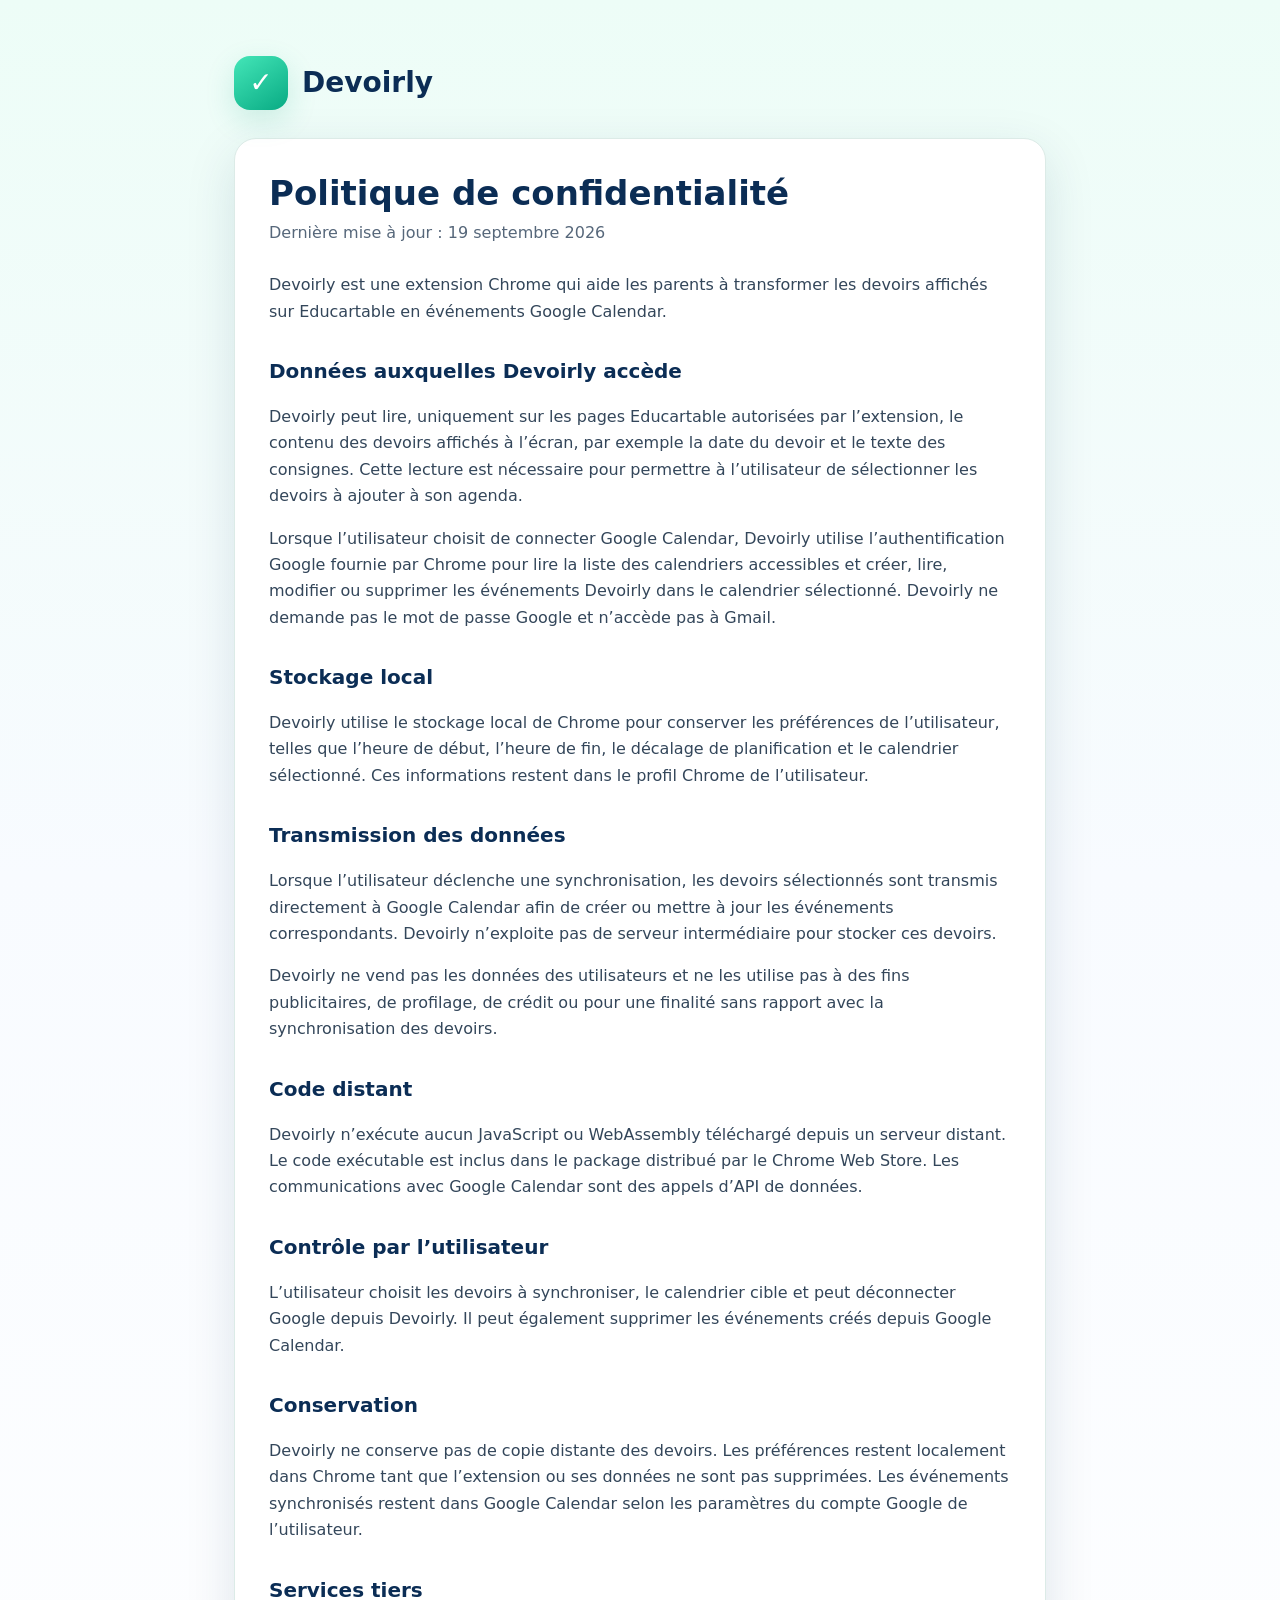
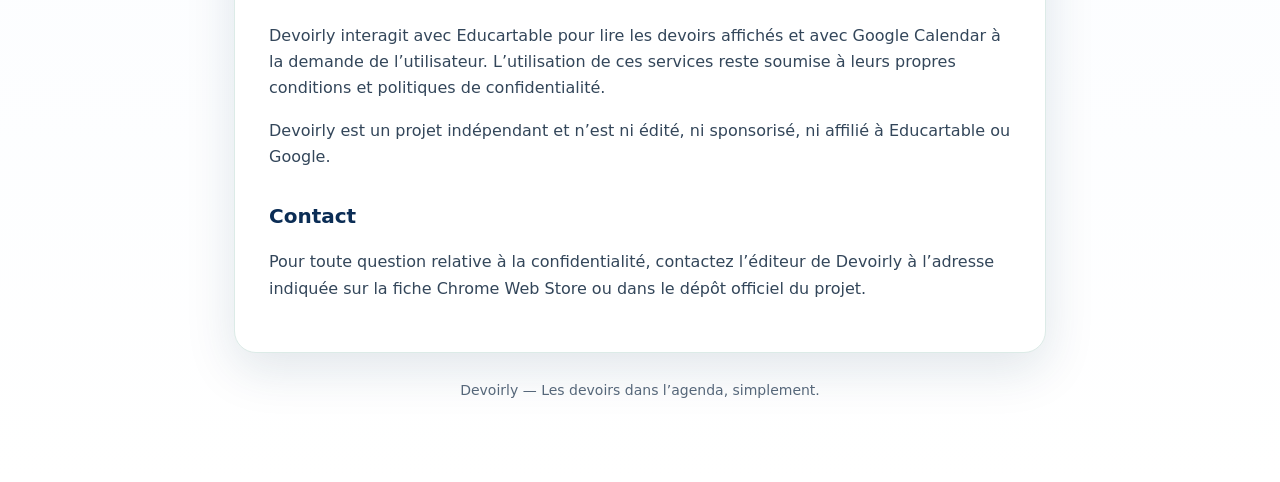
<file: docs/index.html>
<!doctype html>
<html lang="fr">
<head>
  <meta charset="utf-8">
  <meta name="viewport" content="width=device-width,initial-scale=1">
  <meta name="description" content="Politique de confidentialité de l’extension Chrome Devoirly.">
  <title>Devoirly — Politique de confidentialité</title>
  <style>
    :root{color-scheme:light;--ink:#0b2d55;--muted:#56677a;--green:#16c79a;--bg:#f6fbfa;--card:#fff;--line:#dcebe7}
    *{box-sizing:border-box} body{margin:0;background:linear-gradient(180deg,#edfdf7 0,#f8fbff 42%,#fff 100%);font:16px/1.65 system-ui,-apple-system,BlinkMacSystemFont,"Segoe UI",sans-serif;color:#213247}
    main{max-width:860px;margin:0 auto;padding:56px 24px 80px}.brand{display:flex;align-items:center;gap:14px;margin-bottom:28px}.mark{width:54px;height:54px;border-radius:16px;background:linear-gradient(145deg,#44e6b8,#08aa83);display:grid;place-items:center;color:#fff;font-weight:800;font-size:28px;box-shadow:0 10px 30px #0a9b7b2a}.brand strong{font-size:28px;color:var(--ink)}
    article{background:var(--card);border:1px solid var(--line);border-radius:22px;padding:34px;box-shadow:0 16px 50px #133a5520}h1{font-size:34px;line-height:1.2;color:var(--ink);margin:0 0 6px}h2{font-size:20px;color:var(--ink);margin:30px 0 8px}p,li{color:#33465a}.updated{color:var(--muted);margin:0 0 26px}a{color:#087a64}footer{color:var(--muted);font-size:14px;margin-top:26px;text-align:center}
    @media(max-width:600px){main{padding:28px 14px 50px}article{padding:22px}h1{font-size:28px}}
  </style>
</head>
<body>
<main>
  <div class="brand"><div class="mark">✓</div><strong>Devoirly</strong></div>
  <article>
    <h1>Politique de confidentialité</h1>
    <p class="updated">Dernière mise à jour : 19 septembre 2026</p>
    <p>Devoirly est une extension Chrome qui aide les parents à transformer les devoirs affichés sur Educartable en événements Google Calendar.</p>

    <h2>Données auxquelles Devoirly accède</h2>
    <p>Devoirly peut lire, uniquement sur les pages Educartable autorisées par l’extension, le contenu des devoirs affichés à l’écran, par exemple la date du devoir et le texte des consignes. Cette lecture est nécessaire pour permettre à l’utilisateur de sélectionner les devoirs à ajouter à son agenda.</p>
    <p>Lorsque l’utilisateur choisit de connecter Google Calendar, Devoirly utilise l’authentification Google fournie par Chrome pour lire la liste des calendriers accessibles et créer, lire, modifier ou supprimer les événements Devoirly dans le calendrier sélectionné. Devoirly ne demande pas le mot de passe Google et n’accède pas à Gmail.</p>

    <h2>Stockage local</h2>
    <p>Devoirly utilise le stockage local de Chrome pour conserver les préférences de l’utilisateur, telles que l’heure de début, l’heure de fin, le décalage de planification et le calendrier sélectionné. Ces informations restent dans le profil Chrome de l’utilisateur.</p>

    <h2>Transmission des données</h2>
    <p>Lorsque l’utilisateur déclenche une synchronisation, les devoirs sélectionnés sont transmis directement à Google Calendar afin de créer ou mettre à jour les événements correspondants. Devoirly n’exploite pas de serveur intermédiaire pour stocker ces devoirs.</p>
    <p>Devoirly ne vend pas les données des utilisateurs et ne les utilise pas à des fins publicitaires, de profilage, de crédit ou pour une finalité sans rapport avec la synchronisation des devoirs.</p>

    <h2>Code distant</h2>
    <p>Devoirly n’exécute aucun JavaScript ou WebAssembly téléchargé depuis un serveur distant. Le code exécutable est inclus dans le package distribué par le Chrome Web Store. Les communications avec Google Calendar sont des appels d’API de données.</p>

    <h2>Contrôle par l’utilisateur</h2>
    <p>L’utilisateur choisit les devoirs à synchroniser, le calendrier cible et peut déconnecter Google depuis Devoirly. Il peut également supprimer les événements créés depuis Google Calendar.</p>

    <h2>Conservation</h2>
    <p>Devoirly ne conserve pas de copie distante des devoirs. Les préférences restent localement dans Chrome tant que l’extension ou ses données ne sont pas supprimées. Les événements synchronisés restent dans Google Calendar selon les paramètres du compte Google de l’utilisateur.</p>

    <h2>Services tiers</h2>
    <p>Devoirly interagit avec Educartable pour lire les devoirs affichés et avec Google Calendar à la demande de l’utilisateur. L’utilisation de ces services reste soumise à leurs propres conditions et politiques de confidentialité.</p>
    <p>Devoirly est un projet indépendant et n’est ni édité, ni sponsorisé, ni affilié à Educartable ou Google.</p>

    <h2>Contact</h2>
    <p>Pour toute question relative à la confidentialité, contactez l’éditeur de Devoirly à l’adresse indiquée sur la fiche Chrome Web Store ou dans le dépôt officiel du projet.</p>
  </article>
  <footer>Devoirly — Les devoirs dans l’agenda, simplement.</footer>
</main>
</body>
</html>
</file>
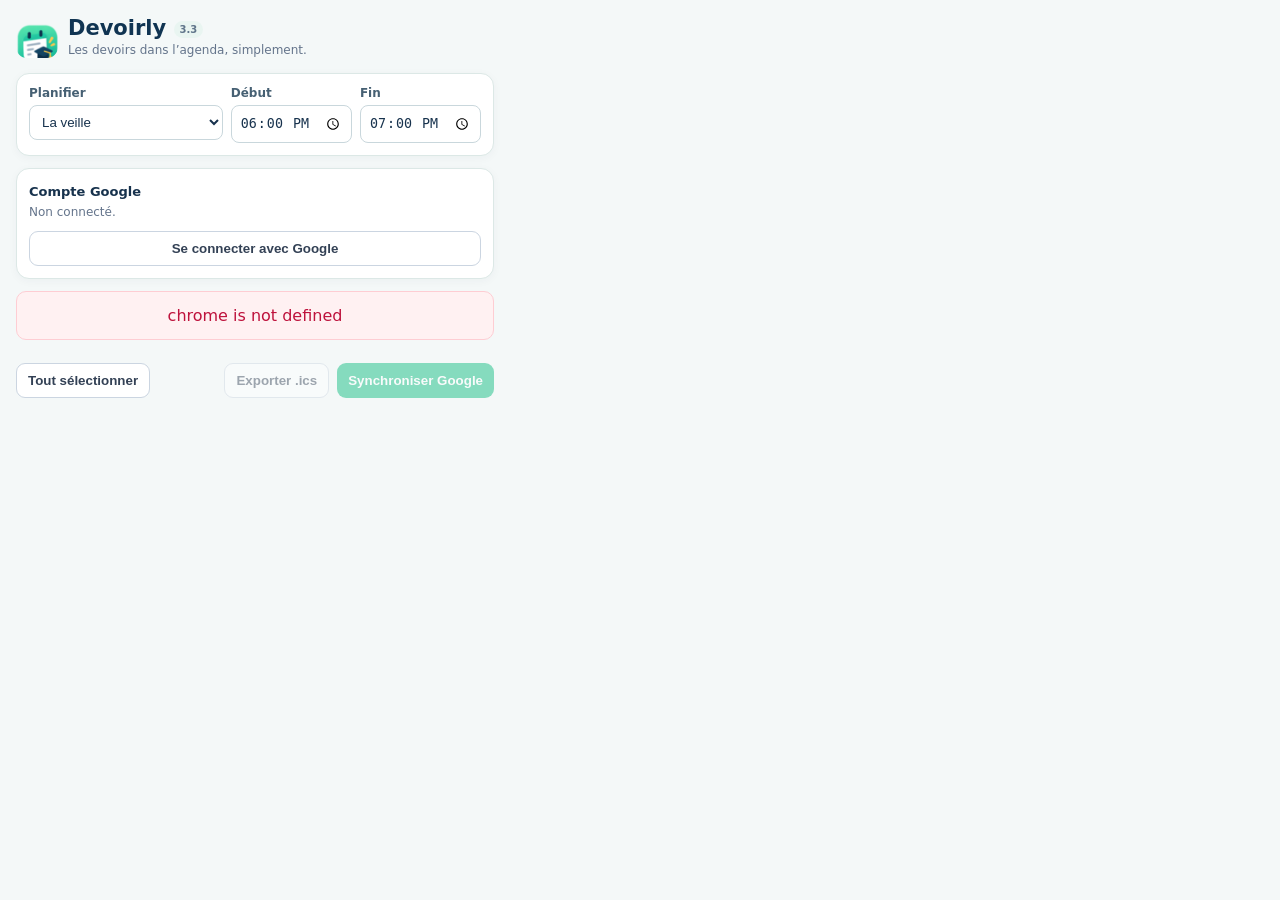
<file: popup.html>
<!doctype html>
<html lang="fr">
<head>
  <meta charset="utf-8">
  <meta name="viewport" content="width=device-width,initial-scale=1">
  <title>Devoirly</title>
  <link rel="stylesheet" href="popup.css">
</head>
<body>
<main>
  <header class="brand">
    <img src="icons/icon48.png" width="42" height="42" alt="">
    <div><h1>Devoirly <small>3.3</small></h1><p>Les devoirs dans l’agenda, simplement.</p></div>
  </header>

  <section class="settings-panel">
    <div class="settings-grid">
      <label><span>Planifier</span><select id="dayOffset"><option value="-1">La veille</option><option value="0">Le jour du devoir</option><option value="-2">2 jours avant</option></select></label>
      <label><span>Début</span><input id="startTime" type="time" value="18:00"></label>
      <label><span>Fin</span><input id="endTime" type="time" value="19:00"></label>
    </div>
  </section>

  <section class="share-box">
    <div class="account-head">
      <div><strong>Compte Google</strong><p id="googleStatus">Non connecté.</p></div>
      <button id="disconnectGoogle" class="link-button hidden" type="button">Déconnexion</button>
    </div>
    <button id="connectGoogle" class="google-button" type="button">Se connecter avec Google</button>
    <div id="calendarArea" class="hidden">
      <label class="calendar-label"><span>Calendrier familial</span><select id="calendarSelect" disabled><option>Chargement…</option></select></label>
      <p class="hint">Choisis un calendrier Google partagé : les événements y seront visibles par les personnes avec lesquelles ce calendrier est partagé.</p>
    </div>
  </section>

  <div id="syncInfo" class="sync-info hidden"></div>
  <div id="status" class="status">Lecture des devoirs…</div>
  <section id="list" class="list" aria-live="polite"></section>

  <footer>
    <button id="selectAll" class="secondary" type="button">Tout sélectionner</button>
    <div class="actions">
      <button id="exportIcs" class="secondary" type="button" disabled>Exporter .ics</button>
      <button id="syncGoogle" class="primary" type="button" disabled>Synchroniser Google</button>
    </div>
  </footer>
</main>
<script src="popup.js"></script>
</body>
</html>
</file>
<file: popup.css>
:root { font-family: Inter, system-ui, -apple-system, BlinkMacSystemFont, "Segoe UI", sans-serif; color:#17324d; background:#f4f8f8; }
* { box-sizing:border-box; }
body { margin:0; width:510px; min-height:560px; }
main { padding:16px; }
.brand { display:flex; align-items:center; gap:10px; margin-bottom:14px; }
.brand img { border-radius:11px; }
header h1 { margin:0 0 2px; font-size:21px; color:#103452; }
header h1 small { font-size:10px; vertical-align:middle; color:#60758a; background:#e9f5f1; padding:3px 6px; border-radius:999px; }
header p { margin:0; color:#64748b; line-height:1.4; font-size:12px; }
.settings-panel,.share-box { background:white; border:1px solid #dce8e6; border-radius:13px; padding:12px; margin-bottom:12px; box-shadow:0 2px 10px rgba(20,60,70,.04); }
.settings-grid { display:grid; grid-template-columns:1.6fr 1fr 1fr; gap:8px; }
label span,.calendar-label>span { display:block; font-size:12px; font-weight:750; margin-bottom:5px; color:#466073; }
input[type="time"],select { width:100%; padding:8px; border-radius:8px; border:1px solid #c9d7dc; background:white; color:#17324d; }
.account-head { display:flex; justify-content:space-between; gap:10px; align-items:flex-start; }
.share-box strong { font-size:13px; }
.share-box p { margin:4px 0 0; font-size:12px; color:#64748b; line-height:1.45; }
.google-button { margin-top:10px; width:100%; background:white; color:#334155; border:1px solid #cbd5e1; }
.calendar-label { display:block; margin-top:10px; }
.hint { margin-top:8px!important; }
.link-button { border:0; background:transparent; padding:0; color:#0f766e; font-size:11px; }
.status { padding:14px; text-align:center; color:#64748b; }
.status.error { background:#fff1f2; border:1px solid #fecdd3; border-radius:10px; color:#be123c; }
.hidden { display:none!important; }
.sync-info { padding:9px 11px; margin-bottom:10px; border-radius:10px; background:#ecfdf5; border:1px solid #a7f3d0; color:#047857; font-size:12px; line-height:1.4; }
.sync-info.error { background:#fff1f2; border-color:#fecdd3; color:#be123c; }
.list { display:grid; gap:10px; max-height:430px; overflow-y:auto; padding-right:2px; }
.day-card { background:white; border:1px solid #dce8e6; border-radius:12px; overflow:hidden; }
.day-head { display:flex; align-items:flex-start; gap:10px; padding:11px 12px; border-bottom:1px solid #eef3f2; }
.day-head input { margin-top:4px; }
.day-copy { flex:1; min-width:0; }
.day-title { margin:0; font-weight:800; font-size:14px; }
.day-meta { margin:3px 0 0; font-size:12px; color:#64748b; }
.event-date { margin:3px 0 0; font-size:12px; color:#0f766e; font-weight:650; }
.sync-badge { flex:0 0 auto; font-size:10px; font-weight:750; border-radius:999px; padding:4px 7px; background:#edf2f4; color:#607080; }
.sync-badge.ok { background:#dcfce7; color:#15803d; }
.sync-badge.change { background:#fef3c7; color:#a16207; }
.homework-lines { padding:5px 12px 9px 38px; }
.line { display:flex; gap:8px; align-items:flex-start; padding:6px 0; font-size:13px; line-height:1.35; }
.line input { margin-top:2px; flex:0 0 auto; }
.line-text { flex:1; }
footer { position:sticky; bottom:0; margin-top:12px; padding-top:11px; background:linear-gradient(to bottom,rgba(244,248,248,0),#f4f8f8 22%); display:flex; justify-content:space-between; gap:8px; align-items:center; }
.actions { display:flex; gap:8px; }
button { border:0; border-radius:9px; padding:9px 11px; font-weight:750; cursor:pointer; }
button:disabled { opacity:.45; cursor:not-allowed; }
button.primary { background:#00b979; color:white; }
button.secondary { background:white; border:1px solid #cbd5e1; color:#334155; }
</file>
